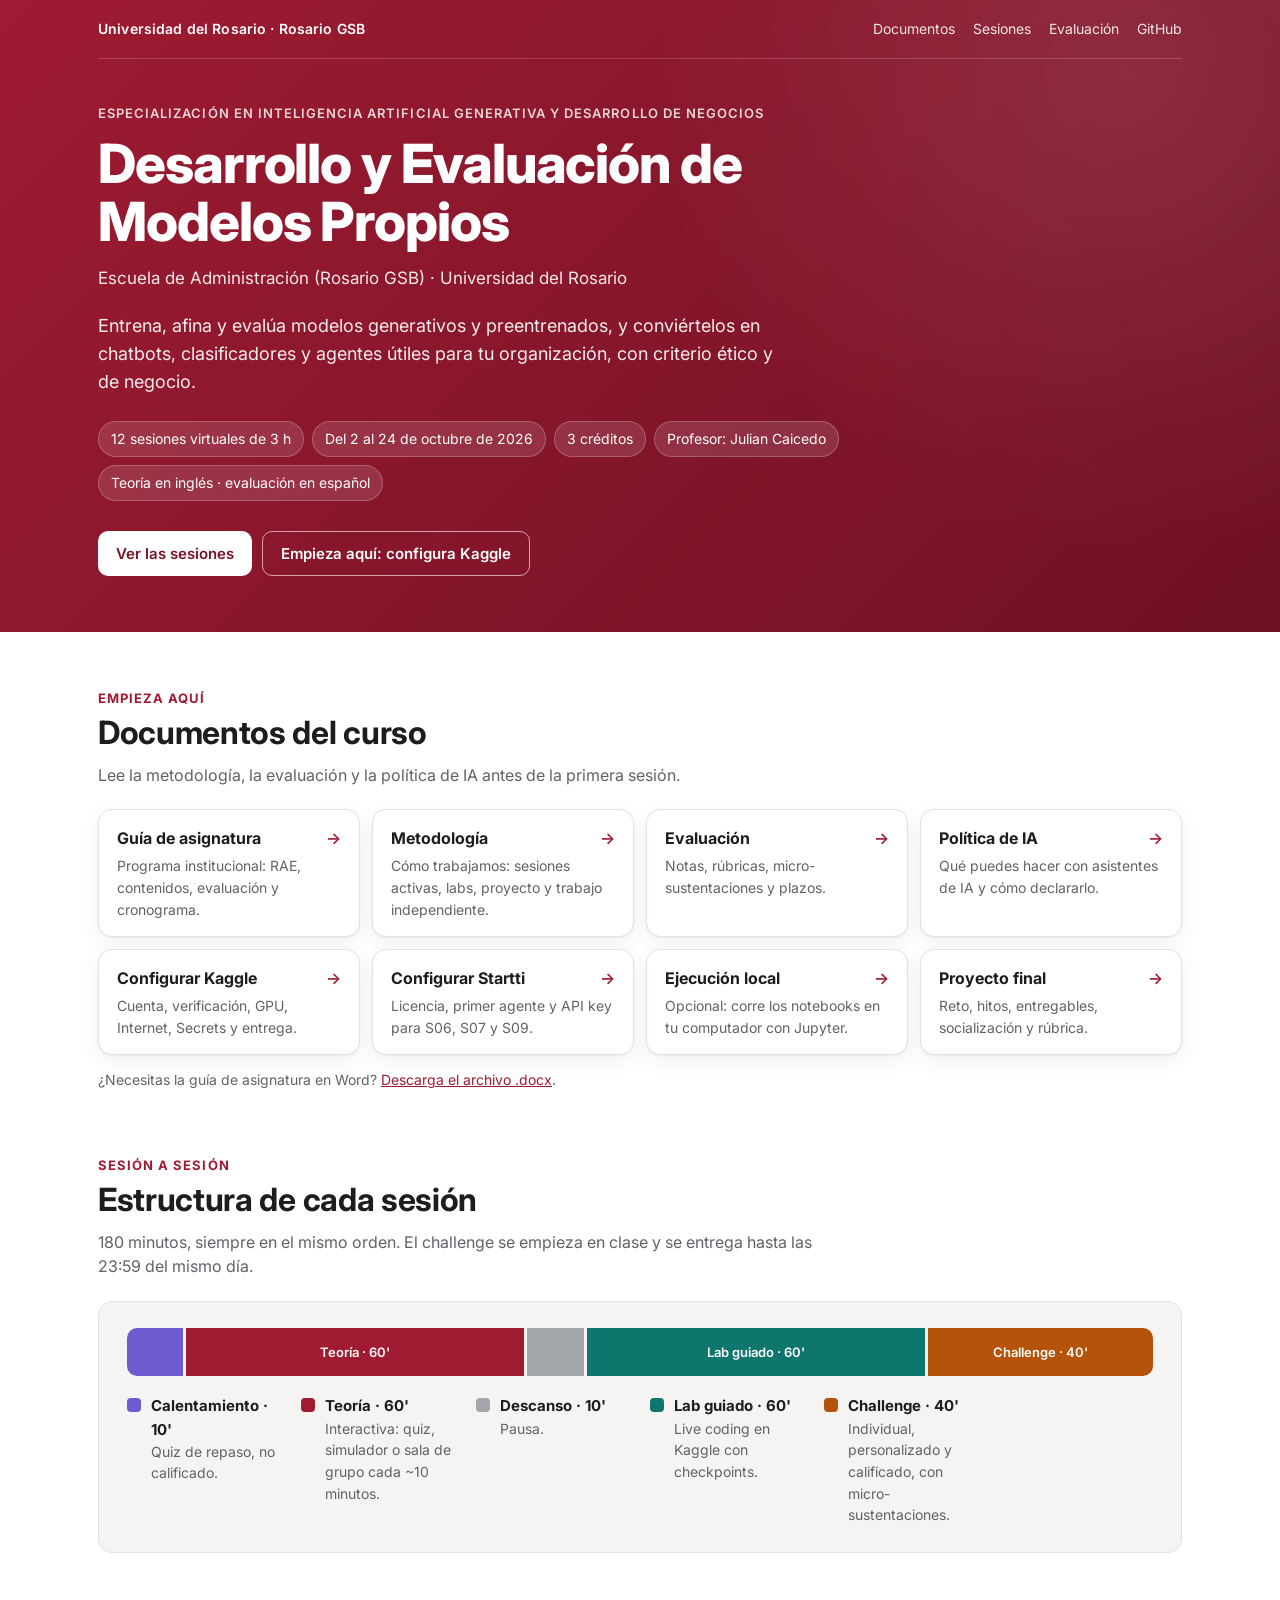
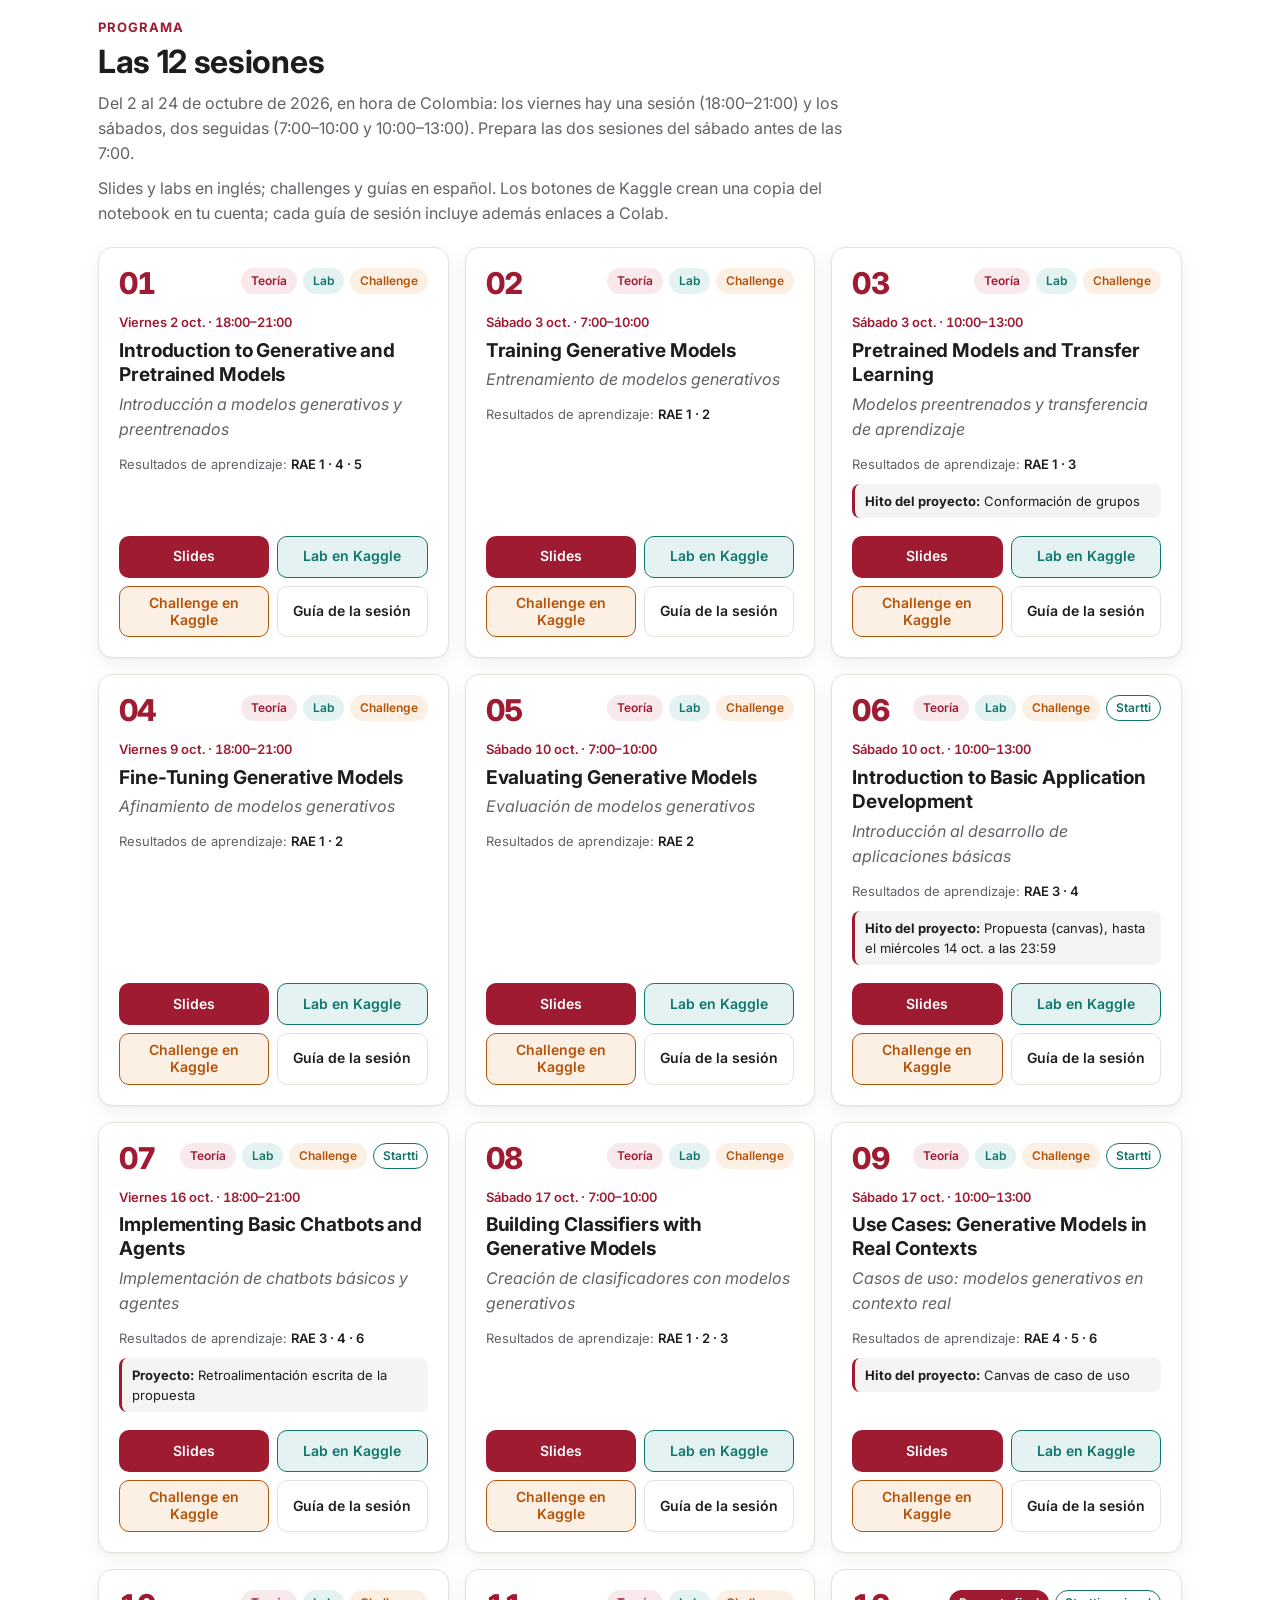
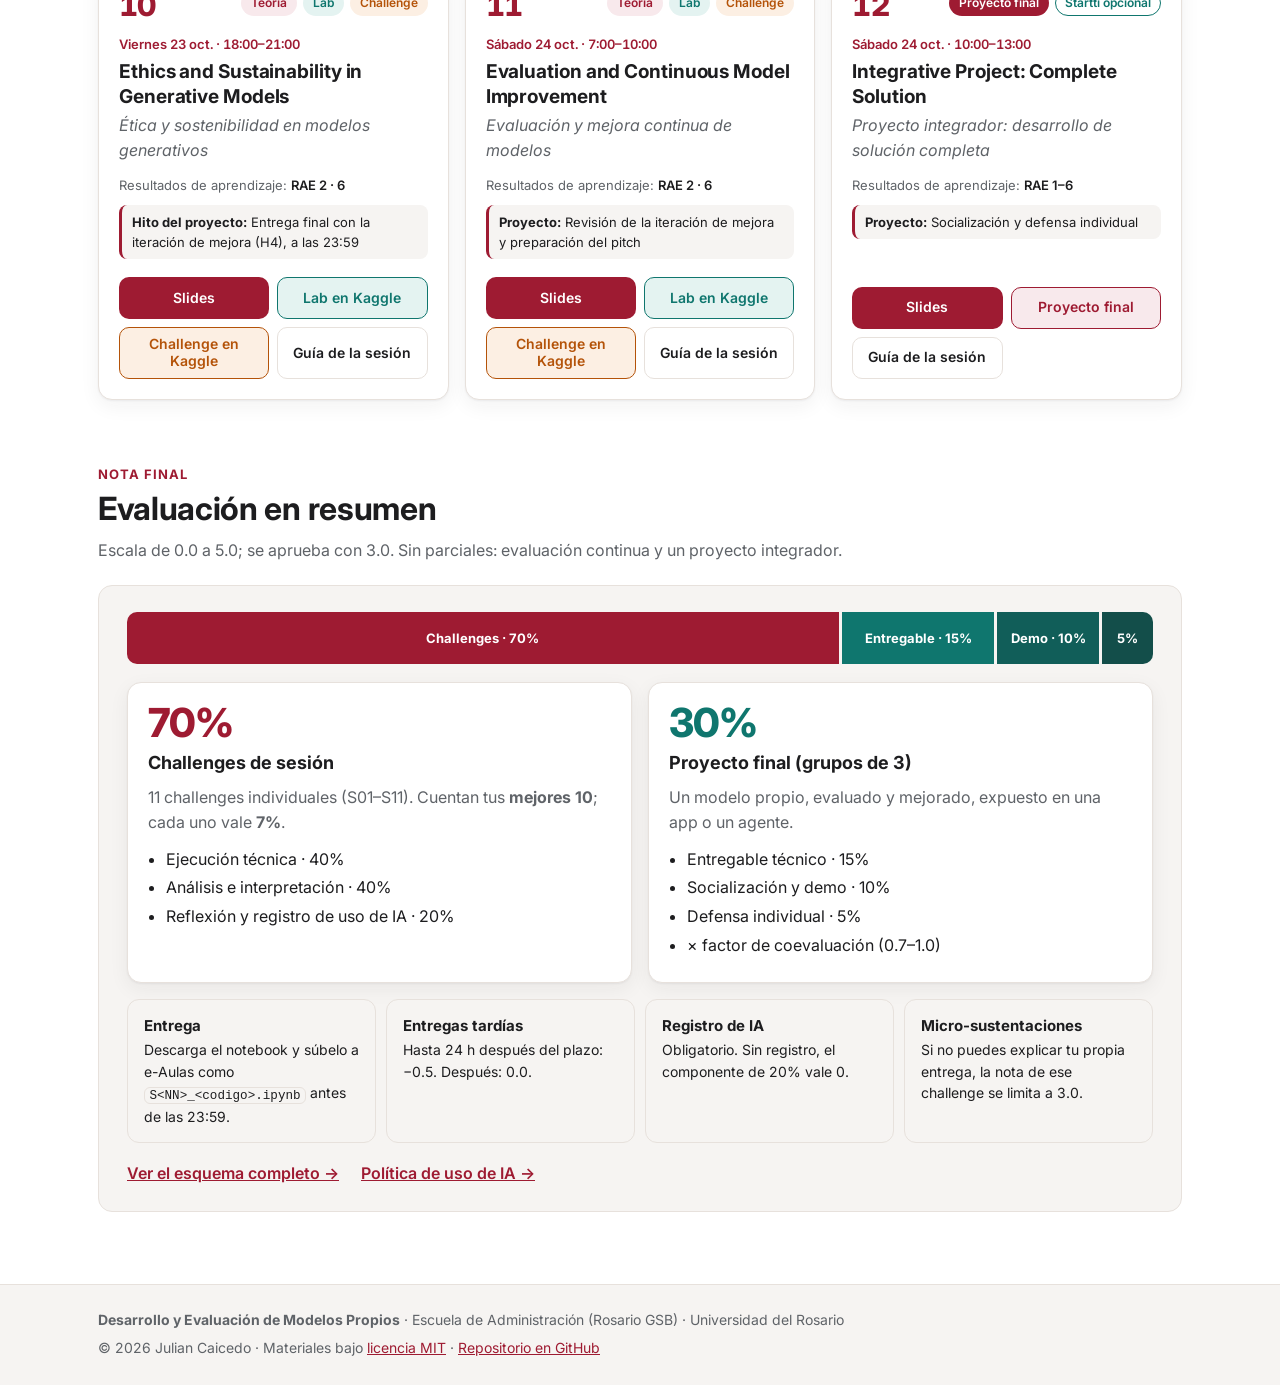
<file: index.html>
<!doctype html>
<html lang="es">
<head>
<meta charset="utf-8">
<meta name="viewport" content="width=device-width, initial-scale=1">
<title>Desarrollo y Evaluación de Modelos Propios · Universidad del Rosario</title>
<meta name="description" content="Portal del curso Desarrollo y Evaluación de Modelos Propios — Especialización en Inteligencia Artificial Generativa y Desarrollo de Negocios, Escuela de Administración (Rosario GSB), Universidad del Rosario.">
<meta name="color-scheme" content="light dark">
<meta name="theme-color" content="#9E1B32" media="(prefers-color-scheme: light)">
<meta name="theme-color" content="#131112" media="(prefers-color-scheme: dark)">
<link rel="icon" href="data:image/svg+xml,%3Csvg xmlns='http://www.w3.org/2000/svg' viewBox='0 0 64 64'%3E%3Crect width='64' height='64' rx='14' fill='%239E1B32'/%3E%3Ctext x='32' y='43' font-family='Arial,sans-serif' font-size='30' font-weight='700' text-anchor='middle' fill='%23fff'%3EDM%3C/text%3E%3C/svg%3E">
<link rel="preconnect" href="https://fonts.googleapis.com">
<link rel="preconnect" href="https://fonts.gstatic.com" crossorigin>
<link rel="stylesheet" href="https://fonts.googleapis.com/css2?family=Inter:wght@400;500;600;700;800&amp;display=swap">
<style>
  :root {
    --brand: #9E1B32;
    --accent: #0F766E;
    --accent-2: #B45309;
    --surface: #f6f4f2;
    --bg: #ffffff;
    --card: #ffffff;
    --ink: #1d1d1f;
    --muted: #5f6368;
    --line: #e7e1dc;
    --brand-ink: #9E1B32;
    --accent-ink: #0F766E;
    --accent-2-ink: #B45309;
    --brand-soft: #f8e9ec;
    --accent-soft: #e4f3f1;
    --accent-2-soft: #fcefe3;
    --warmup: #6D5BD0;
    --break: #a3a7ab;
    --hero-from: #9E1B32;
    --hero-to: #6f1123;
    --shadow: 0 1px 2px rgba(29, 29, 31, .05), 0 6px 20px rgba(29, 29, 31, .06);
    --radius: 14px;
    color-scheme: light;
  }
  @media (prefers-color-scheme: dark) {
    :root {
      --surface: #1a1718;
      --bg: #131112;
      --card: #1e1a1c;
      --ink: #f3efec;
      --muted: #b5ada8;
      --line: #352e31;
      --brand-ink: #f28b9c;
      --accent-ink: #5fd0c2;
      --accent-2-ink: #f3aa68;
      --brand-soft: #3b1a22;
      --accent-soft: #12302d;
      --accent-2-soft: #3a2717;
      --warmup: #9c8ff2;
      --break: #6d7276;
      --hero-from: #641225;
      --hero-to: #3a0a15;
      --shadow: 0 1px 2px rgba(0, 0, 0, .4);
      color-scheme: dark;
    }
  }

  *, *::before, *::after { box-sizing: border-box; }
  html { -webkit-text-size-adjust: 100%; scroll-behavior: smooth; }
  body {
    margin: 0;
    background: var(--bg);
    color: var(--ink);
    font-family: "Inter", system-ui, -apple-system, "Segoe UI", Roboto, sans-serif;
    font-size: 16px;
    line-height: 1.55;
    overflow-wrap: break-word;
  }
  a { color: var(--brand-ink); }
  a:focus-visible, .btn:focus-visible {
    outline: 3px solid var(--accent-ink);
    outline-offset: 2px;
    border-radius: 8px;
  }
  code {
    font-family: ui-monospace, SFMono-Regular, Menlo, Consolas, monospace;
    font-size: .9em;
    background: var(--surface);
    border: 1px solid var(--line);
    padding: .05em .35em;
    border-radius: 6px;
    overflow-wrap: anywhere;
  }
  .skip-link {
    position: absolute; left: 12px; top: -100px; z-index: 100;
    padding: 10px 16px; border-radius: 10px; background: var(--bg); color: var(--ink);
    font-weight: 600; text-decoration: none; box-shadow: var(--shadow);
  }
  .skip-link:focus { top: 12px; }
  main:focus { outline: none; }
  .sr-only {
    position: absolute; width: 1px; height: 1px; padding: 0; margin: -1px;
    overflow: hidden; clip: rect(0, 0, 0, 0); white-space: nowrap; border: 0;
  }
  .wrap { width: 100%; max-width: 1140px; margin: 0 auto; padding: 0 16px; }
  @media (min-width: 720px) { .wrap { padding: 0 28px; } }

  /* ---------- Hero ---------- */
  .hero {
    color: #fff;
    background:
      radial-gradient(circle at 88% 12%, rgba(255, 255, 255, .10) 0, rgba(255, 255, 255, 0) 38%),
      linear-gradient(135deg, var(--hero-from), var(--hero-to));
    padding-bottom: 56px;
  }
  .topbar {
    display: flex; flex-wrap: wrap; align-items: center; justify-content: space-between;
    gap: 8px 20px; padding: 18px 0;
    border-bottom: 1px solid rgba(255, 255, 255, .18);
    font-size: 14px;
  }
  .topbar .inst { font-weight: 600; letter-spacing: .01em; }
  .topbar nav { display: flex; flex-wrap: wrap; gap: 4px 18px; }
  .topbar nav a { color: #fff; text-decoration: none; opacity: .88; }
  .topbar nav a:hover { opacity: 1; text-decoration: underline; }
  @media (max-width: 719px) {
    .topbar nav a { display: inline-flex; align-items: center; min-height: 44px; }
  }
  .hero-body { padding-top: 44px; max-width: 820px; }
  .eyebrow {
    margin: 0 0 12px; font-size: 13px; font-weight: 600; letter-spacing: .08em;
    text-transform: uppercase; color: rgba(255, 255, 255, .82);
  }
  .hero h1 {
    margin: 0; font-size: clamp(32px, 6vw, 54px); line-height: 1.08;
    letter-spacing: -.02em; font-weight: 800;
  }
  .hero .school { margin: 14px 0 0; font-size: 17px; color: rgba(255, 255, 255, .9); }
  .hero .lede { margin: 20px 0 0; font-size: 18px; max-width: 680px; color: rgba(255, 255, 255, .92); }
  .facts { list-style: none; padding: 0; margin: 26px 0 0; display: flex; flex-wrap: wrap; gap: 8px; }
  .facts li {
    font-size: 14px; padding: 6px 12px; border-radius: 999px;
    background: rgba(255, 255, 255, .12); border: 1px solid rgba(255, 255, 255, .22);
  }
  .hero-cta { display: flex; flex-wrap: wrap; gap: 10px; margin-top: 30px; }
  .hero-cta a {
    display: inline-flex; align-items: center; justify-content: center; min-height: 44px;
    padding: 10px 18px; border-radius: 10px; font-weight: 600; text-decoration: none; font-size: 15px;
  }
  .hero-cta .solid { background: #fff; color: #7a1427; }
  .hero-cta .outline { color: #fff; border: 1.5px solid rgba(255, 255, 255, .6); }
  .hero-cta a:hover { filter: brightness(.96); }
  .hero-cta a:focus-visible { outline-color: #fff; }

  /* ---------- Sections ---------- */
  section { padding: 56px 0 8px; scroll-margin-top: 12px; }
  .section-head { margin-bottom: 22px; max-width: 760px; }
  .kicker {
    margin: 0 0 6px; font-size: 13px; font-weight: 700; letter-spacing: .08em;
    text-transform: uppercase; color: var(--brand-ink);
  }
  h2 { margin: 0; font-size: clamp(24px, 3.4vw, 32px); line-height: 1.2; letter-spacing: -.01em; }
  .section-head p:not(.kicker) { margin: 10px 0 0; color: var(--muted); }

  /* ---------- Quick links ---------- */
  .quick { display: grid; gap: 12px; grid-template-columns: repeat(auto-fill, minmax(min(100%, 230px), 1fr)); }
  .quick a {
    display: flex; flex-direction: column; gap: 4px; padding: 16px 18px;
    background: var(--card); border: 1px solid var(--line); border-radius: var(--radius);
    box-shadow: var(--shadow); color: var(--ink); text-decoration: none;
    transition: transform .15s ease, border-color .15s ease;
  }
  .quick a:hover { transform: translateY(-2px); border-color: var(--brand-ink); }
  .quick strong { font-size: 16px; display: flex; justify-content: space-between; gap: 8px; }
  .quick strong::after { content: "→"; color: var(--brand-ink); font-weight: 600; }
  .quick span { font-size: 14px; color: var(--muted); }
  .note { margin: 14px 0 0; font-size: 14px; color: var(--muted); }

  /* ---------- Session structure ---------- */
  .panel {
    background: var(--surface); border: 1px solid var(--line); border-radius: var(--radius);
    padding: 20px;
  }
  @media (min-width: 720px) { .panel { padding: 26px 28px; } }
  .timeline {
    display: flex; height: 48px; border-radius: 10px; overflow: hidden; gap: 3px;
  }
  .timeline > div {
    display: flex; align-items: center; justify-content: center; min-width: 0;
    color: #fff; font-size: 13px; font-weight: 600; white-space: nowrap; overflow: hidden;
  }
  .t-warmup { background: var(--warmup); }
  .t-theory { background: var(--brand); }
  .t-break { background: var(--break); }
  .t-lab { background: var(--accent); }
  .t-challenge { background: var(--accent-2); }
  .timeline .lbl { display: none; }
  @media (min-width: 600px) { .timeline .lbl { display: inline; } }
  .legend {
    list-style: none; margin: 18px 0 0; padding: 0; display: grid; gap: 12px 20px;
    grid-template-columns: repeat(auto-fill, minmax(min(100%, 150px), 1fr));
  }
  .legend li { display: grid; grid-template-columns: 14px 1fr; gap: 10px; align-items: start; font-size: 14px; }
  .legend .sw { width: 14px; height: 14px; border-radius: 4px; margin-top: 4px; }
  .legend b { display: block; font-size: 15px; }
  .legend span { color: var(--muted); }

  /* ---------- Session cards ---------- */
  .sessions { display: grid; gap: 16px; grid-template-columns: repeat(auto-fill, minmax(min(100%, 330px), 1fr)); }
  .session {
    display: flex; flex-direction: column; background: var(--card); border: 1px solid var(--line);
    border-radius: var(--radius); box-shadow: var(--shadow); padding: 20px; min-width: 0;
  }
  .session-top { display: flex; align-items: flex-start; justify-content: space-between; gap: 12px; }
  .session-num {
    font-size: 30px; line-height: 1; font-weight: 800; color: var(--brand-ink);
    font-variant-numeric: tabular-nums; letter-spacing: -.02em;
  }
  .chips { display: flex; flex-wrap: wrap; justify-content: flex-end; gap: 6px; }
  .chip {
    font-size: 12px; font-weight: 600; line-height: 1; padding: 6px 9px; border-radius: 999px;
    border: 1px solid transparent; white-space: nowrap;
  }
  .chip-theory { background: var(--brand-soft); color: var(--brand-ink); }
  .chip-lab { background: var(--accent-soft); color: var(--accent-ink); }
  .chip-challenge { background: var(--accent-2-soft); color: var(--accent-2-ink); }
  .chip-startti { background: transparent; border-color: var(--accent-ink); color: var(--accent-ink); }
  .chip-project { background: var(--brand); color: #fff; }
  .session-date {
    margin: 14px 0 0; font-size: 13px; font-weight: 600; color: var(--brand-ink);
    font-variant-numeric: tabular-nums;
  }
  .session .session-date + h3 { margin-top: 6px; }
  .session h3 { margin: 16px 0 0; font-size: 19px; line-height: 1.3; letter-spacing: -.005em; }
  .session-es { margin: 4px 0 0; color: var(--muted); font-style: italic; }
  .session-meta { margin: 12px 0 0; font-size: 13px; color: var(--muted); }
  .session-meta b { color: var(--ink); font-weight: 600; }
  .milestone {
    margin: 10px 0 0; font-size: 13px; padding: 7px 10px; border-radius: 8px;
    background: var(--surface); border-left: 3px solid var(--brand-ink);
  }
  .actions { display: grid; grid-template-columns: 1fr 1fr; gap: 8px; margin-top: auto; padding-top: 18px; }
  .btn {
    display: flex; align-items: center; justify-content: center; text-align: center;
    min-height: 42px; padding: 8px 10px; border-radius: 10px; font-size: 14px; font-weight: 600;
    line-height: 1.2; text-decoration: none; border: 1.5px solid transparent;
    transition: filter .15s ease, background-color .15s ease;
  }
  .btn:hover { filter: brightness(.95); }
  .btn-slides { background: var(--brand); color: #fff; }
  .btn-lab { background: var(--accent-soft); color: var(--accent-ink); border-color: var(--accent-ink); }
  .btn-challenge { background: var(--accent-2-soft); color: var(--accent-2-ink); border-color: var(--accent-2-ink); }
  .btn-guide { background: transparent; color: var(--ink); border-color: var(--line); }
  .btn-guide:hover { border-color: var(--muted); }
  .btn-project { background: var(--brand-soft); color: var(--brand-ink); border-color: var(--brand-ink); }

  /* ---------- Evaluation ---------- */
  .grade-bar { display: flex; height: 52px; border-radius: 10px; overflow: hidden; gap: 3px; }
  .grade-bar > div {
    display: flex; align-items: center; justify-content: center; color: #fff;
    font-size: 13px; font-weight: 700; white-space: nowrap; overflow: hidden; min-width: 0;
  }
  .g-challenges { background: var(--brand); }
  .g-tech { background: var(--accent); }
  .g-demo { background: #115e59; }
  .g-defense { background: #134e4a; }
  .grade-bar .lbl-sm { display: none; }
  @media (min-width: 960px) { .grade-bar .lbl-sm { display: inline; } }
  .eval-grid { display: grid; gap: 16px; margin-top: 18px; grid-template-columns: repeat(auto-fit, minmax(min(100%, 320px), 1fr)); }
  .eval-card {
    background: var(--card); border: 1px solid var(--line); border-radius: var(--radius);
    padding: 20px; box-shadow: var(--shadow);
  }
  .eval-card .big { font-size: 40px; font-weight: 800; line-height: 1; letter-spacing: -.02em; }
  .eval-card h3 { margin: 6px 0 8px; font-size: 18px; }
  .eval-card p { margin: 0; color: var(--muted); }
  .eval-card ul { margin: 12px 0 0; padding-left: 18px; }
  .eval-card li { margin: 4px 0; }
  .big.c1 { color: var(--brand-ink); }
  .big.c2 { color: var(--accent-ink); }
  .rules { list-style: none; margin: 16px 0 0; padding: 0; display: grid; gap: 10px; grid-template-columns: 1fr; }
  @media (min-width: 560px) { .rules { grid-template-columns: repeat(2, minmax(0, 1fr)); } }
  @media (min-width: 1100px) { .rules { grid-template-columns: repeat(4, minmax(0, 1fr)); } }
  .rules li { background: var(--surface); border: 1px solid var(--line); border-radius: 12px; padding: 14px 16px; font-size: 14px; }
  .rules b { display: block; font-size: 15px; margin-bottom: 2px; }
  .more { display: flex; flex-wrap: wrap; gap: 8px 22px; margin: 18px 0 0; font-weight: 600; }

  /* ---------- Footer ---------- */
  footer { margin-top: 64px; border-top: 1px solid var(--line); background: var(--surface); }
  footer .wrap { padding-top: 24px; padding-bottom: 28px; font-size: 14px; color: var(--muted); display: grid; gap: 6px; }
  footer p { margin: 0; }

  /* ---------- Reduced motion ---------- */
  @media (prefers-reduced-motion: reduce) {
    html { scroll-behavior: auto; }
    .quick a, .btn { transition: none; }
    .quick a:hover { transform: none; }
  }
</style>
</head>
<body>

<a class="skip-link" href="#contenido">Saltar al contenido</a>

<header class="hero">
  <div class="wrap">
    <div class="topbar">
      <span class="inst">Universidad del Rosario · Rosario GSB</span>
      <nav aria-label="Secciones del portal">
        <a href="#documentos">Documentos</a>
        <a href="#sesiones">Sesiones</a>
        <a href="#evaluacion">Evaluación</a>
        <a href="https://github.com/juccaicedoac03/Desarrollo-Evaluacion-Modelos">GitHub</a>
      </nav>
    </div>
    <div class="hero-body">
      <p class="eyebrow">Especialización en Inteligencia Artificial Generativa y Desarrollo de Negocios</p>
      <h1>Desarrollo y Evaluación de Modelos Propios</h1>
      <p class="school">Escuela de Administración (Rosario GSB) · Universidad del Rosario</p>
      <p class="lede">Entrena, afina y evalúa modelos generativos y preentrenados, y conviértelos en chatbots, clasificadores y agentes útiles para tu organización, con criterio ético y de negocio.</p>
      <ul class="facts" aria-label="Datos del curso">
        <li>12 sesiones virtuales de 3 h</li>
        <li>Del 2 al 24 de octubre de 2026</li>
        <li>3 créditos</li>
        <li>Profesor: Julian Caicedo</li>
        <li>Teoría en inglés · evaluación en español</li>
      </ul>
      <div class="hero-cta">
        <a class="solid" href="#sesiones">Ver las sesiones</a>
        <a class="outline" href="https://github.com/juccaicedoac03/Desarrollo-Evaluacion-Modelos/blob/main/docs/configuracion-kaggle.md">Empieza aquí: configura Kaggle</a>
      </div>
    </div>
  </div>
</header>

<main id="contenido" tabindex="-1">
  <section id="documentos" aria-labelledby="documentos-title">
    <div class="wrap">
      <div class="section-head">
        <p class="kicker">Empieza aquí</p>
        <h2 id="documentos-title">Documentos del curso</h2>
        <p>Lee la metodología, la evaluación y la política de IA antes de la primera sesión.</p>
      </div>
      <div class="quick">
        <a href="https://github.com/juccaicedoac03/Desarrollo-Evaluacion-Modelos/blob/main/guia-de-asignatura/guia-de-asignatura.md"><strong>Guía de asignatura</strong><span>Programa institucional: RAE, contenidos, evaluación y cronograma.</span></a>
        <a href="https://github.com/juccaicedoac03/Desarrollo-Evaluacion-Modelos/blob/main/docs/metodologia.md"><strong>Metodología</strong><span>Cómo trabajamos: sesiones activas, labs, proyecto y trabajo independiente.</span></a>
        <a href="https://github.com/juccaicedoac03/Desarrollo-Evaluacion-Modelos/blob/main/docs/evaluacion.md"><strong>Evaluación</strong><span>Notas, rúbricas, micro-sustentaciones y plazos.</span></a>
        <a href="https://github.com/juccaicedoac03/Desarrollo-Evaluacion-Modelos/blob/main/docs/politica-uso-ia.md"><strong>Política de IA</strong><span>Qué puedes hacer con asistentes de IA y cómo declararlo.</span></a>
        <a href="https://github.com/juccaicedoac03/Desarrollo-Evaluacion-Modelos/blob/main/docs/configuracion-kaggle.md"><strong>Configurar Kaggle</strong><span>Cuenta, verificación, GPU, Internet, Secrets y entrega.</span></a>
        <a href="https://github.com/juccaicedoac03/Desarrollo-Evaluacion-Modelos/blob/main/docs/configuracion-startti.md"><strong>Configurar Startti</strong><span>Licencia, primer agente y API key para S06, S07 y S09.</span></a>
        <a href="https://github.com/juccaicedoac03/Desarrollo-Evaluacion-Modelos/blob/main/docs/ejecucion-local.md"><strong>Ejecución local</strong><span>Opcional: corre los notebooks en tu computador con Jupyter.</span></a>
        <a href="https://github.com/juccaicedoac03/Desarrollo-Evaluacion-Modelos/blob/main/proyecto-final/README.md"><strong>Proyecto final</strong><span>Reto, hitos, entregables, socialización y rúbrica.</span></a>
      </div>
      <p class="note">¿Necesitas la guía de asignatura en Word? <a href="guia-de-asignatura/guia-de-asignatura.docx">Descarga el archivo .docx</a>.</p>
    </div>
  </section>

  <section id="estructura" aria-labelledby="estructura-title">
    <div class="wrap">
      <div class="section-head">
        <p class="kicker">Sesión a sesión</p>
        <h2 id="estructura-title">Estructura de cada sesión</h2>
        <p>180 minutos, siempre en el mismo orden. El challenge se empieza en clase y se entrega hasta las 23:59 del mismo día.</p>
      </div>
      <div class="panel">
        <div class="timeline" role="img" aria-label="Distribución de la sesión: calentamiento 10 minutos, teoría 60, descanso 10, lab guiado 60 y challenge 40.">
          <div class="t-warmup" style="flex: 10"></div>
          <div class="t-theory" style="flex: 60"><span class="lbl">Teoría · 60'</span></div>
          <div class="t-break" style="flex: 10"></div>
          <div class="t-lab" style="flex: 60"><span class="lbl">Lab guiado · 60'</span></div>
          <div class="t-challenge" style="flex: 40"><span class="lbl">Challenge · 40'</span></div>
        </div>
        <ul class="legend">
          <li><i class="sw t-warmup"></i><div><b>Calentamiento · 10'</b><span>Quiz de repaso, no calificado.</span></div></li>
          <li><i class="sw t-theory"></i><div><b>Teoría · 60'</b><span>Interactiva: quiz, simulador o sala de grupo cada ~10 minutos.</span></div></li>
          <li><i class="sw t-break"></i><div><b>Descanso · 10'</b><span>Pausa.</span></div></li>
          <li><i class="sw t-lab"></i><div><b>Lab guiado · 60'</b><span>Live coding en Kaggle con checkpoints.</span></div></li>
          <li><i class="sw t-challenge"></i><div><b>Challenge · 40'</b><span>Individual, personalizado y calificado, con micro-sustentaciones.</span></div></li>
        </ul>
      </div>
    </div>
  </section>

  <section id="sesiones" aria-labelledby="sesiones-title">
    <div class="wrap">
      <div class="section-head">
        <p class="kicker">Programa</p>
        <h2 id="sesiones-title">Las 12 sesiones</h2>
        <p>Del 2 al 24 de octubre de 2026, en hora de Colombia: los viernes hay una sesión (18:00–21:00) y los sábados, dos seguidas (7:00–10:00 y 10:00–13:00). Prepara las dos sesiones del sábado antes de las 7:00.</p>
        <p>Slides y labs en inglés; challenges y guías en español. Los botones de Kaggle crean una copia del notebook en tu cuenta; cada guía de sesión incluye además enlaces a Colab.</p>
      </div>
      <div class="sessions">
        <article class="session" id="s01">
          <div class="session-top">
            <span class="session-num" aria-hidden="true">01</span>
            <div class="chips"><span class="chip chip-theory">Teoría</span><span class="chip chip-lab">Lab</span><span class="chip chip-challenge">Challenge</span></div>
          </div>
          <p class="session-date"><time datetime="2026-10-02T18:00-05:00">Viernes 2 oct. · 18:00–21:00</time></p>
          <h3><span class="sr-only">Sesión 01: </span><span lang="en">Introduction to Generative and Pretrained Models</span></h3>
          <p class="session-es">Introducción a modelos generativos y preentrenados</p>
          <p class="session-meta">Resultados de aprendizaje: <b>RAE 1 · 4 · 5</b></p>
          <div class="actions">
            <a class="btn btn-slides" href="sessions/01-intro-generative-models/slides.html">Slides</a>
            <a class="btn btn-lab" href="https://kaggle.com/kernels/welcome?src=https://github.com/juccaicedoac03/Desarrollo-Evaluacion-Modelos/blob/main/sessions/01-intro-generative-models/lab.ipynb" target="_blank" rel="noopener">Lab en Kaggle</a>
            <a class="btn btn-challenge" href="https://kaggle.com/kernels/welcome?src=https://github.com/juccaicedoac03/Desarrollo-Evaluacion-Modelos/blob/main/sessions/01-intro-generative-models/challenge.ipynb" target="_blank" rel="noopener">Challenge en Kaggle</a>
            <a class="btn btn-guide" href="https://github.com/juccaicedoac03/Desarrollo-Evaluacion-Modelos/blob/main/sessions/01-intro-generative-models/README.md">Guía de la sesión</a>
          </div>
        </article>
        <article class="session" id="s02">
          <div class="session-top">
            <span class="session-num" aria-hidden="true">02</span>
            <div class="chips"><span class="chip chip-theory">Teoría</span><span class="chip chip-lab">Lab</span><span class="chip chip-challenge">Challenge</span></div>
          </div>
          <p class="session-date"><time datetime="2026-10-03T07:00-05:00">Sábado 3 oct. · 7:00–10:00</time></p>
          <h3><span class="sr-only">Sesión 02: </span><span lang="en">Training Generative Models</span></h3>
          <p class="session-es">Entrenamiento de modelos generativos</p>
          <p class="session-meta">Resultados de aprendizaje: <b>RAE 1 · 2</b></p>
          <div class="actions">
            <a class="btn btn-slides" href="sessions/02-training-generative-models/slides.html">Slides</a>
            <a class="btn btn-lab" href="https://kaggle.com/kernels/welcome?src=https://github.com/juccaicedoac03/Desarrollo-Evaluacion-Modelos/blob/main/sessions/02-training-generative-models/lab.ipynb" target="_blank" rel="noopener">Lab en Kaggle</a>
            <a class="btn btn-challenge" href="https://kaggle.com/kernels/welcome?src=https://github.com/juccaicedoac03/Desarrollo-Evaluacion-Modelos/blob/main/sessions/02-training-generative-models/challenge.ipynb" target="_blank" rel="noopener">Challenge en Kaggle</a>
            <a class="btn btn-guide" href="https://github.com/juccaicedoac03/Desarrollo-Evaluacion-Modelos/blob/main/sessions/02-training-generative-models/README.md">Guía de la sesión</a>
          </div>
        </article>
        <article class="session" id="s03">
          <div class="session-top">
            <span class="session-num" aria-hidden="true">03</span>
            <div class="chips"><span class="chip chip-theory">Teoría</span><span class="chip chip-lab">Lab</span><span class="chip chip-challenge">Challenge</span></div>
          </div>
          <p class="session-date"><time datetime="2026-10-03T10:00-05:00">Sábado 3 oct. · 10:00–13:00</time></p>
          <h3><span class="sr-only">Sesión 03: </span><span lang="en">Pretrained Models and Transfer Learning</span></h3>
          <p class="session-es">Modelos preentrenados y transferencia de aprendizaje</p>
          <p class="session-meta">Resultados de aprendizaje: <b>RAE 1 · 3</b></p>
          <p class="milestone"><strong>Hito del proyecto:</strong> Conformación de grupos</p>
          <div class="actions">
            <a class="btn btn-slides" href="sessions/03-transfer-learning/slides.html">Slides</a>
            <a class="btn btn-lab" href="https://kaggle.com/kernels/welcome?src=https://github.com/juccaicedoac03/Desarrollo-Evaluacion-Modelos/blob/main/sessions/03-transfer-learning/lab.ipynb" target="_blank" rel="noopener">Lab en Kaggle</a>
            <a class="btn btn-challenge" href="https://kaggle.com/kernels/welcome?src=https://github.com/juccaicedoac03/Desarrollo-Evaluacion-Modelos/blob/main/sessions/03-transfer-learning/challenge.ipynb" target="_blank" rel="noopener">Challenge en Kaggle</a>
            <a class="btn btn-guide" href="https://github.com/juccaicedoac03/Desarrollo-Evaluacion-Modelos/blob/main/sessions/03-transfer-learning/README.md">Guía de la sesión</a>
          </div>
        </article>
        <article class="session" id="s04">
          <div class="session-top">
            <span class="session-num" aria-hidden="true">04</span>
            <div class="chips"><span class="chip chip-theory">Teoría</span><span class="chip chip-lab">Lab</span><span class="chip chip-challenge">Challenge</span></div>
          </div>
          <p class="session-date"><time datetime="2026-10-09T18:00-05:00">Viernes 9 oct. · 18:00–21:00</time></p>
          <h3><span class="sr-only">Sesión 04: </span><span lang="en">Fine-Tuning Generative Models</span></h3>
          <p class="session-es">Afinamiento de modelos generativos</p>
          <p class="session-meta">Resultados de aprendizaje: <b>RAE 1 · 2</b></p>
          <div class="actions">
            <a class="btn btn-slides" href="sessions/04-fine-tuning/slides.html">Slides</a>
            <a class="btn btn-lab" href="https://kaggle.com/kernels/welcome?src=https://github.com/juccaicedoac03/Desarrollo-Evaluacion-Modelos/blob/main/sessions/04-fine-tuning/lab.ipynb" target="_blank" rel="noopener">Lab en Kaggle</a>
            <a class="btn btn-challenge" href="https://kaggle.com/kernels/welcome?src=https://github.com/juccaicedoac03/Desarrollo-Evaluacion-Modelos/blob/main/sessions/04-fine-tuning/challenge.ipynb" target="_blank" rel="noopener">Challenge en Kaggle</a>
            <a class="btn btn-guide" href="https://github.com/juccaicedoac03/Desarrollo-Evaluacion-Modelos/blob/main/sessions/04-fine-tuning/README.md">Guía de la sesión</a>
          </div>
        </article>
        <article class="session" id="s05">
          <div class="session-top">
            <span class="session-num" aria-hidden="true">05</span>
            <div class="chips"><span class="chip chip-theory">Teoría</span><span class="chip chip-lab">Lab</span><span class="chip chip-challenge">Challenge</span></div>
          </div>
          <p class="session-date"><time datetime="2026-10-10T07:00-05:00">Sábado 10 oct. · 7:00–10:00</time></p>
          <h3><span class="sr-only">Sesión 05: </span><span lang="en">Evaluating Generative Models</span></h3>
          <p class="session-es">Evaluación de modelos generativos</p>
          <p class="session-meta">Resultados de aprendizaje: <b>RAE 2</b></p>
          <div class="actions">
            <a class="btn btn-slides" href="sessions/05-evaluating-generative-models/slides.html">Slides</a>
            <a class="btn btn-lab" href="https://kaggle.com/kernels/welcome?src=https://github.com/juccaicedoac03/Desarrollo-Evaluacion-Modelos/blob/main/sessions/05-evaluating-generative-models/lab.ipynb" target="_blank" rel="noopener">Lab en Kaggle</a>
            <a class="btn btn-challenge" href="https://kaggle.com/kernels/welcome?src=https://github.com/juccaicedoac03/Desarrollo-Evaluacion-Modelos/blob/main/sessions/05-evaluating-generative-models/challenge.ipynb" target="_blank" rel="noopener">Challenge en Kaggle</a>
            <a class="btn btn-guide" href="https://github.com/juccaicedoac03/Desarrollo-Evaluacion-Modelos/blob/main/sessions/05-evaluating-generative-models/README.md">Guía de la sesión</a>
          </div>
        </article>
        <article class="session" id="s06">
          <div class="session-top">
            <span class="session-num" aria-hidden="true">06</span>
            <div class="chips"><span class="chip chip-theory">Teoría</span><span class="chip chip-lab">Lab</span><span class="chip chip-challenge">Challenge</span><span class="chip chip-startti">Startti</span></div>
          </div>
          <p class="session-date"><time datetime="2026-10-10T10:00-05:00">Sábado 10 oct. · 10:00–13:00</time></p>
          <h3><span class="sr-only">Sesión 06: </span><span lang="en">Introduction to Basic Application Development</span></h3>
          <p class="session-es">Introducción al desarrollo de aplicaciones básicas</p>
          <p class="session-meta">Resultados de aprendizaje: <b>RAE 3 · 4</b></p>
          <p class="milestone"><strong>Hito del proyecto:</strong> Propuesta (canvas), hasta el miércoles 14 oct. a las 23:59</p>
          <div class="actions">
            <a class="btn btn-slides" href="sessions/06-basic-ai-applications/slides.html">Slides</a>
            <a class="btn btn-lab" href="https://kaggle.com/kernels/welcome?src=https://github.com/juccaicedoac03/Desarrollo-Evaluacion-Modelos/blob/main/sessions/06-basic-ai-applications/lab.ipynb" target="_blank" rel="noopener">Lab en Kaggle</a>
            <a class="btn btn-challenge" href="https://kaggle.com/kernels/welcome?src=https://github.com/juccaicedoac03/Desarrollo-Evaluacion-Modelos/blob/main/sessions/06-basic-ai-applications/challenge.ipynb" target="_blank" rel="noopener">Challenge en Kaggle</a>
            <a class="btn btn-guide" href="https://github.com/juccaicedoac03/Desarrollo-Evaluacion-Modelos/blob/main/sessions/06-basic-ai-applications/README.md">Guía de la sesión</a>
          </div>
        </article>
        <article class="session" id="s07">
          <div class="session-top">
            <span class="session-num" aria-hidden="true">07</span>
            <div class="chips"><span class="chip chip-theory">Teoría</span><span class="chip chip-lab">Lab</span><span class="chip chip-challenge">Challenge</span><span class="chip chip-startti">Startti</span></div>
          </div>
          <p class="session-date"><time datetime="2026-10-16T18:00-05:00">Viernes 16 oct. · 18:00–21:00</time></p>
          <h3><span class="sr-only">Sesión 07: </span><span lang="en">Implementing Basic Chatbots and Agents</span></h3>
          <p class="session-es">Implementación de chatbots básicos y agentes</p>
          <p class="session-meta">Resultados de aprendizaje: <b>RAE 3 · 4 · 6</b></p>
          <p class="milestone"><strong>Proyecto:</strong> Retroalimentación escrita de la propuesta</p>
          <div class="actions">
            <a class="btn btn-slides" href="sessions/07-chatbots-and-agents/slides.html">Slides</a>
            <a class="btn btn-lab" href="https://kaggle.com/kernels/welcome?src=https://github.com/juccaicedoac03/Desarrollo-Evaluacion-Modelos/blob/main/sessions/07-chatbots-and-agents/lab.ipynb" target="_blank" rel="noopener">Lab en Kaggle</a>
            <a class="btn btn-challenge" href="https://kaggle.com/kernels/welcome?src=https://github.com/juccaicedoac03/Desarrollo-Evaluacion-Modelos/blob/main/sessions/07-chatbots-and-agents/challenge.ipynb" target="_blank" rel="noopener">Challenge en Kaggle</a>
            <a class="btn btn-guide" href="https://github.com/juccaicedoac03/Desarrollo-Evaluacion-Modelos/blob/main/sessions/07-chatbots-and-agents/README.md">Guía de la sesión</a>
          </div>
        </article>
        <article class="session" id="s08">
          <div class="session-top">
            <span class="session-num" aria-hidden="true">08</span>
            <div class="chips"><span class="chip chip-theory">Teoría</span><span class="chip chip-lab">Lab</span><span class="chip chip-challenge">Challenge</span></div>
          </div>
          <p class="session-date"><time datetime="2026-10-17T07:00-05:00">Sábado 17 oct. · 7:00–10:00</time></p>
          <h3><span class="sr-only">Sesión 08: </span><span lang="en">Building Classifiers with Generative Models</span></h3>
          <p class="session-es">Creación de clasificadores con modelos generativos</p>
          <p class="session-meta">Resultados de aprendizaje: <b>RAE 1 · 2 · 3</b></p>
          <div class="actions">
            <a class="btn btn-slides" href="sessions/08-generative-classifiers/slides.html">Slides</a>
            <a class="btn btn-lab" href="https://kaggle.com/kernels/welcome?src=https://github.com/juccaicedoac03/Desarrollo-Evaluacion-Modelos/blob/main/sessions/08-generative-classifiers/lab.ipynb" target="_blank" rel="noopener">Lab en Kaggle</a>
            <a class="btn btn-challenge" href="https://kaggle.com/kernels/welcome?src=https://github.com/juccaicedoac03/Desarrollo-Evaluacion-Modelos/blob/main/sessions/08-generative-classifiers/challenge.ipynb" target="_blank" rel="noopener">Challenge en Kaggle</a>
            <a class="btn btn-guide" href="https://github.com/juccaicedoac03/Desarrollo-Evaluacion-Modelos/blob/main/sessions/08-generative-classifiers/README.md">Guía de la sesión</a>
          </div>
        </article>
        <article class="session" id="s09">
          <div class="session-top">
            <span class="session-num" aria-hidden="true">09</span>
            <div class="chips"><span class="chip chip-theory">Teoría</span><span class="chip chip-lab">Lab</span><span class="chip chip-challenge">Challenge</span><span class="chip chip-startti">Startti</span></div>
          </div>
          <p class="session-date"><time datetime="2026-10-17T10:00-05:00">Sábado 17 oct. · 10:00–13:00</time></p>
          <h3><span class="sr-only">Sesión 09: </span><span lang="en">Use Cases: Generative Models in Real Contexts</span></h3>
          <p class="session-es">Casos de uso: modelos generativos en contexto real</p>
          <p class="session-meta">Resultados de aprendizaje: <b>RAE 4 · 5 · 6</b></p>
          <p class="milestone"><strong>Hito del proyecto:</strong> Canvas de caso de uso</p>
          <div class="actions">
            <a class="btn btn-slides" href="sessions/09-real-world-use-cases/slides.html">Slides</a>
            <a class="btn btn-lab" href="https://kaggle.com/kernels/welcome?src=https://github.com/juccaicedoac03/Desarrollo-Evaluacion-Modelos/blob/main/sessions/09-real-world-use-cases/lab.ipynb" target="_blank" rel="noopener">Lab en Kaggle</a>
            <a class="btn btn-challenge" href="https://kaggle.com/kernels/welcome?src=https://github.com/juccaicedoac03/Desarrollo-Evaluacion-Modelos/blob/main/sessions/09-real-world-use-cases/challenge.ipynb" target="_blank" rel="noopener">Challenge en Kaggle</a>
            <a class="btn btn-guide" href="https://github.com/juccaicedoac03/Desarrollo-Evaluacion-Modelos/blob/main/sessions/09-real-world-use-cases/README.md">Guía de la sesión</a>
          </div>
        </article>
        <article class="session" id="s10">
          <div class="session-top">
            <span class="session-num" aria-hidden="true">10</span>
            <div class="chips"><span class="chip chip-theory">Teoría</span><span class="chip chip-lab">Lab</span><span class="chip chip-challenge">Challenge</span></div>
          </div>
          <p class="session-date"><time datetime="2026-10-23T18:00-05:00">Viernes 23 oct. · 18:00–21:00</time></p>
          <h3><span class="sr-only">Sesión 10: </span><span lang="en">Ethics and Sustainability in Generative Models</span></h3>
          <p class="session-es">Ética y sostenibilidad en modelos generativos</p>
          <p class="session-meta">Resultados de aprendizaje: <b>RAE 2 · 6</b></p>
          <p class="milestone"><strong>Hito del proyecto:</strong> Entrega final con la iteración de mejora (H4), a las 23:59</p>
          <div class="actions">
            <a class="btn btn-slides" href="sessions/10-ethics-and-sustainability/slides.html">Slides</a>
            <a class="btn btn-lab" href="https://kaggle.com/kernels/welcome?src=https://github.com/juccaicedoac03/Desarrollo-Evaluacion-Modelos/blob/main/sessions/10-ethics-and-sustainability/lab.ipynb" target="_blank" rel="noopener">Lab en Kaggle</a>
            <a class="btn btn-challenge" href="https://kaggle.com/kernels/welcome?src=https://github.com/juccaicedoac03/Desarrollo-Evaluacion-Modelos/blob/main/sessions/10-ethics-and-sustainability/challenge.ipynb" target="_blank" rel="noopener">Challenge en Kaggle</a>
            <a class="btn btn-guide" href="https://github.com/juccaicedoac03/Desarrollo-Evaluacion-Modelos/blob/main/sessions/10-ethics-and-sustainability/README.md">Guía de la sesión</a>
          </div>
        </article>
        <article class="session" id="s11">
          <div class="session-top">
            <span class="session-num" aria-hidden="true">11</span>
            <div class="chips"><span class="chip chip-theory">Teoría</span><span class="chip chip-lab">Lab</span><span class="chip chip-challenge">Challenge</span></div>
          </div>
          <p class="session-date"><time datetime="2026-10-24T07:00-05:00">Sábado 24 oct. · 7:00–10:00</time></p>
          <h3><span class="sr-only">Sesión 11: </span><span lang="en">Evaluation and Continuous Model Improvement</span></h3>
          <p class="session-es">Evaluación y mejora continua de modelos</p>
          <p class="session-meta">Resultados de aprendizaje: <b>RAE 2 · 6</b></p>
          <p class="milestone"><strong>Proyecto:</strong> Revisión de la iteración de mejora y preparación del pitch</p>
          <div class="actions">
            <a class="btn btn-slides" href="sessions/11-continuous-improvement/slides.html">Slides</a>
            <a class="btn btn-lab" href="https://kaggle.com/kernels/welcome?src=https://github.com/juccaicedoac03/Desarrollo-Evaluacion-Modelos/blob/main/sessions/11-continuous-improvement/lab.ipynb" target="_blank" rel="noopener">Lab en Kaggle</a>
            <a class="btn btn-challenge" href="https://kaggle.com/kernels/welcome?src=https://github.com/juccaicedoac03/Desarrollo-Evaluacion-Modelos/blob/main/sessions/11-continuous-improvement/challenge.ipynb" target="_blank" rel="noopener">Challenge en Kaggle</a>
            <a class="btn btn-guide" href="https://github.com/juccaicedoac03/Desarrollo-Evaluacion-Modelos/blob/main/sessions/11-continuous-improvement/README.md">Guía de la sesión</a>
          </div>
        </article>
        <article class="session" id="s12">
          <div class="session-top">
            <span class="session-num" aria-hidden="true">12</span>
            <div class="chips"><span class="chip chip-project">Proyecto final</span><span class="chip chip-startti">Startti opcional</span></div>
          </div>
          <p class="session-date"><time datetime="2026-10-24T10:00-05:00">Sábado 24 oct. · 10:00–13:00</time></p>
          <h3><span class="sr-only">Sesión 12: </span><span lang="en">Integrative Project: Complete Solution</span></h3>
          <p class="session-es">Proyecto integrador: desarrollo de solución completa</p>
          <p class="session-meta">Resultados de aprendizaje: <b>RAE 1–6</b></p>
          <p class="milestone"><strong>Proyecto:</strong> Socialización y defensa individual</p>
          <div class="actions">
            <a class="btn btn-slides" href="sessions/12-integrative-project/slides.html">Slides</a>
            <a class="btn btn-project" href="https://github.com/juccaicedoac03/Desarrollo-Evaluacion-Modelos/blob/main/proyecto-final/README.md">Proyecto final</a>
            <a class="btn btn-guide" href="https://github.com/juccaicedoac03/Desarrollo-Evaluacion-Modelos/blob/main/sessions/12-integrative-project/README.md">Guía de la sesión</a>
          </div>
        </article>
      </div>
    </div>
  </section>

  <section id="evaluacion" aria-labelledby="evaluacion-title">
    <div class="wrap">
      <div class="section-head">
        <p class="kicker">Nota final</p>
        <h2 id="evaluacion-title">Evaluación en resumen</h2>
        <p>Escala de 0.0 a 5.0; se aprueba con 3.0. Sin parciales: evaluación continua y un proyecto integrador.</p>
      </div>
      <div class="panel">
        <div class="grade-bar" role="img" aria-label="Composición de la nota: challenges 70 por ciento; proyecto final 30 por ciento, dividido en entregable técnico 15, socialización y demo 10, y defensa individual 5.">
          <div class="g-challenges" style="flex: 70">Challenges · 70%</div>
          <div class="g-tech" style="flex: 15"><span class="lbl-sm">Entregable · 15%</span></div>
          <div class="g-demo" style="flex: 10"><span class="lbl-sm">Demo · 10%</span></div>
          <div class="g-defense" style="flex: 5"><span class="lbl-sm">5%</span></div>
        </div>
        <div class="eval-grid">
          <div class="eval-card">
            <div class="big c1">70%</div>
            <h3>Challenges de sesión</h3>
            <p>11 challenges individuales (S01–S11). Cuentan tus <strong>mejores 10</strong>; cada uno vale <strong>7%</strong>.</p>
            <ul>
              <li>Ejecución técnica · 40%</li>
              <li>Análisis e interpretación · 40%</li>
              <li>Reflexión y registro de uso de IA · 20%</li>
            </ul>
          </div>
          <div class="eval-card">
            <div class="big c2">30%</div>
            <h3>Proyecto final (grupos de 3)</h3>
            <p>Un modelo propio, evaluado y mejorado, expuesto en una app o un agente.</p>
            <ul>
              <li>Entregable técnico · 15%</li>
              <li>Socialización y demo · 10%</li>
              <li>Defensa individual · 5%</li>
              <li>× factor de coevaluación (0.7–1.0)</li>
            </ul>
          </div>
        </div>
        <ul class="rules">
          <li><b>Entrega</b>Descarga el notebook y súbelo a e-Aulas como <code>S&lt;NN&gt;_&lt;codigo&gt;.ipynb</code> antes de las 23:59.</li>
          <li><b>Entregas tardías</b>Hasta 24 h después del plazo: −0.5. Después: 0.0.</li>
          <li><b>Registro de IA</b>Obligatorio. Sin registro, el componente de 20% vale 0.</li>
          <li><b>Micro-sustentaciones</b>Si no puedes explicar tu propia entrega, la nota de ese challenge se limita a 3.0.</li>
        </ul>
        <p class="more">
          <a href="https://github.com/juccaicedoac03/Desarrollo-Evaluacion-Modelos/blob/main/docs/evaluacion.md">Ver el esquema completo →</a>
          <a href="https://github.com/juccaicedoac03/Desarrollo-Evaluacion-Modelos/blob/main/docs/politica-uso-ia.md">Política de uso de IA →</a>
        </p>
      </div>
    </div>
  </section>
</main>

<footer>
  <div class="wrap">
    <p><strong>Desarrollo y Evaluación de Modelos Propios</strong> · Escuela de Administración (Rosario GSB) · Universidad del Rosario</p>
    <p>© 2026 Julian Caicedo · Materiales bajo <a href="https://github.com/juccaicedoac03/Desarrollo-Evaluacion-Modelos/blob/main/LICENSE">licencia MIT</a> · <a href="https://github.com/juccaicedoac03/Desarrollo-Evaluacion-Modelos">Repositorio en GitHub</a></p>
  </div>
</footer>

</body>
</html>
</file>
